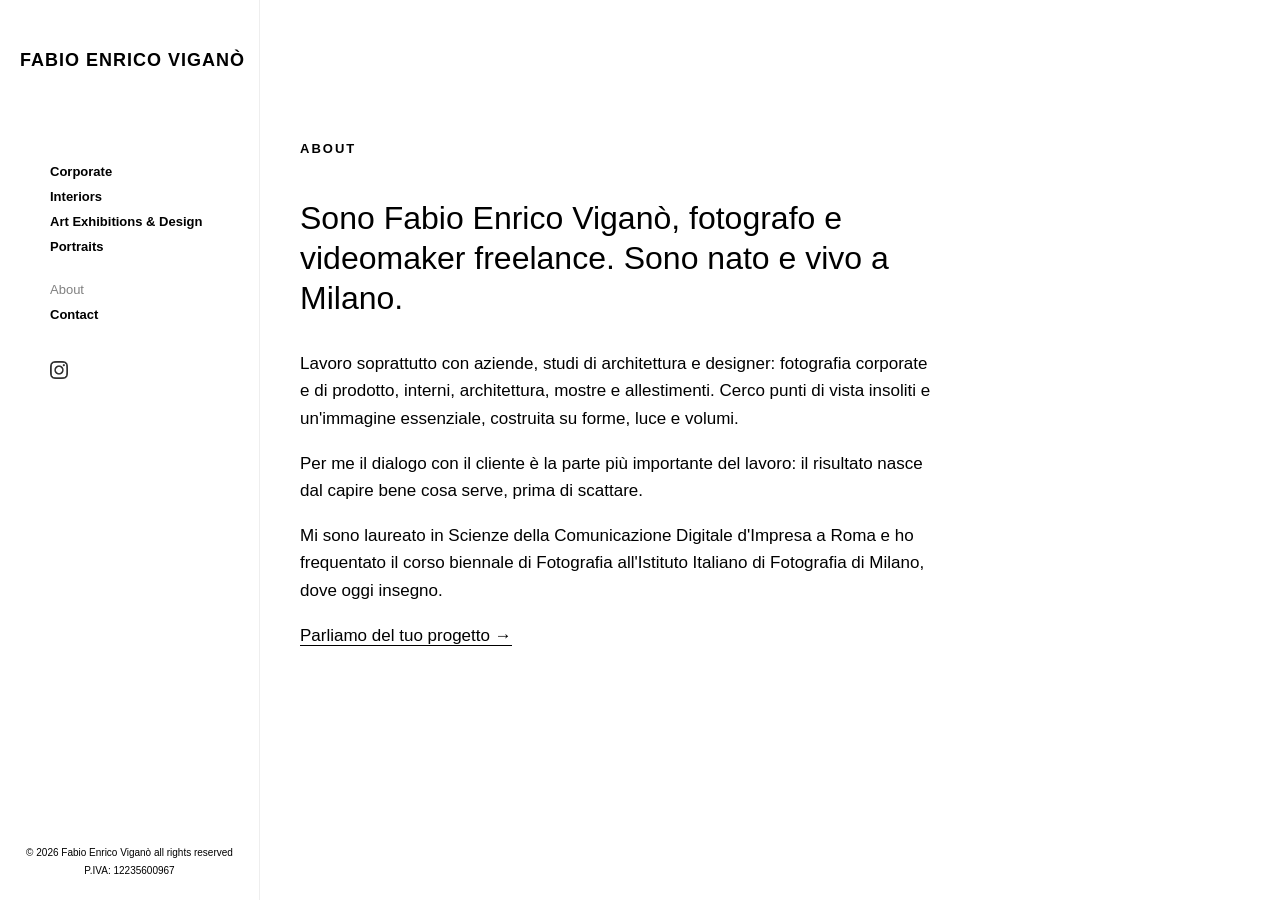
<file: about.html>
<!doctype html>
<html lang="it">
<head>
  <meta charset="utf-8">
  <meta name="viewport" content="width=device-width, initial-scale=1">
  <title>About — Fabio Enrico Viganò</title>
  <!-- noindex: togliere al lancio ufficiale -->
  <meta name="robots" content="noindex">
  <meta name="description" content="Fabio Enrico Viganò, fotografo a Milano: fotografia corporate, di interni e architettura, mostre e design.">
  <meta property="og:type" content="website">
  <meta property="og:title" content="About — Fabio Enrico Viganò">
  <meta property="og:description" content="Fabio Enrico Viganò, fotografo a Milano: fotografia corporate, di interni e architettura, mostre e design.">
  <meta property="og:image" content="https://fabiovig.it/video/hero-poster.jpg">
  <link rel="stylesheet" href="css/style.css">
  <script defer src="js/main.js"></script>
</head>
<body>
  <header class="header">
    <a class="logo" href="index.html">FABIO ENRICO VIGANÒ</a>
    <button class="hamburger" aria-label="Apri menu" aria-expanded="false"><span></span></button>
    <nav class="mobile-side-nav">
      <a href="corporate.html">Corporate</a>
      <a href="interiors.html">Interiors</a>
      <a href="art-exhibitions-design.html">Art Exhibitions &amp; Design</a>
      <a href="portraits.html">Portraits</a>
      <a href="about.html">About</a>
      <a href="contact.html">Contact</a>
    </nav>
  </header>

  <aside class="side-nav">
    <div class="side-inner">
      <a class="side-logo" href="index.html">FABIO ENRICO VIGANÒ</a>
      <nav class="side-links">
        <a href="corporate.html">Corporate</a>
        <a href="interiors.html">Interiors</a>
        <a href="art-exhibitions-design.html">Art Exhibitions &amp; Design</a>
        <a href="portraits.html">Portraits</a>
        <a href="about.html">About</a>
        <a href="contact.html">Contact</a>
      </nav>
      <div class="side-footer">
        <span class="line1">© <span id="copy-year"></span> <span class="site-legal-name">Fabio Enrico Viganò</span> all rights reserved</span>
        <span class="line2">P.IVA: 12235600967</span>
      </div>
    </div>
  </aside>

  <main class="content page-text">
    <article class="text-block">
      <h1>About</h1>
      <!-- Bozza ricavata dal sito attuale: correggila liberamente -->
      <p class="lead">Sono Fabio Enrico Viganò, fotografo e videomaker freelance. Sono nato e vivo a Milano.</p>
      <p>Lavoro soprattutto con aziende, studi di architettura e designer: fotografia corporate e di prodotto, interni, architettura, mostre e allestimenti. Cerco punti di vista insoliti e un'immagine essenziale, costruita su forme, luce e volumi.</p>
      <p>Per me il dialogo con il cliente è la parte più importante del lavoro: il risultato nasce dal capire bene cosa serve, prima di scattare.</p>
      <p>Mi sono laureato in Scienze della Comunicazione Digitale d'Impresa a Roma e ho frequentato il corso biennale di Fotografia all'Istituto Italiano di Fotografia di Milano, dove oggi insegno.</p>
      <p><a class="text-link" href="contact.html">Parliamo del tuo progetto →</a></p>
    </article>
  </main>
</body>
</html>
</file>
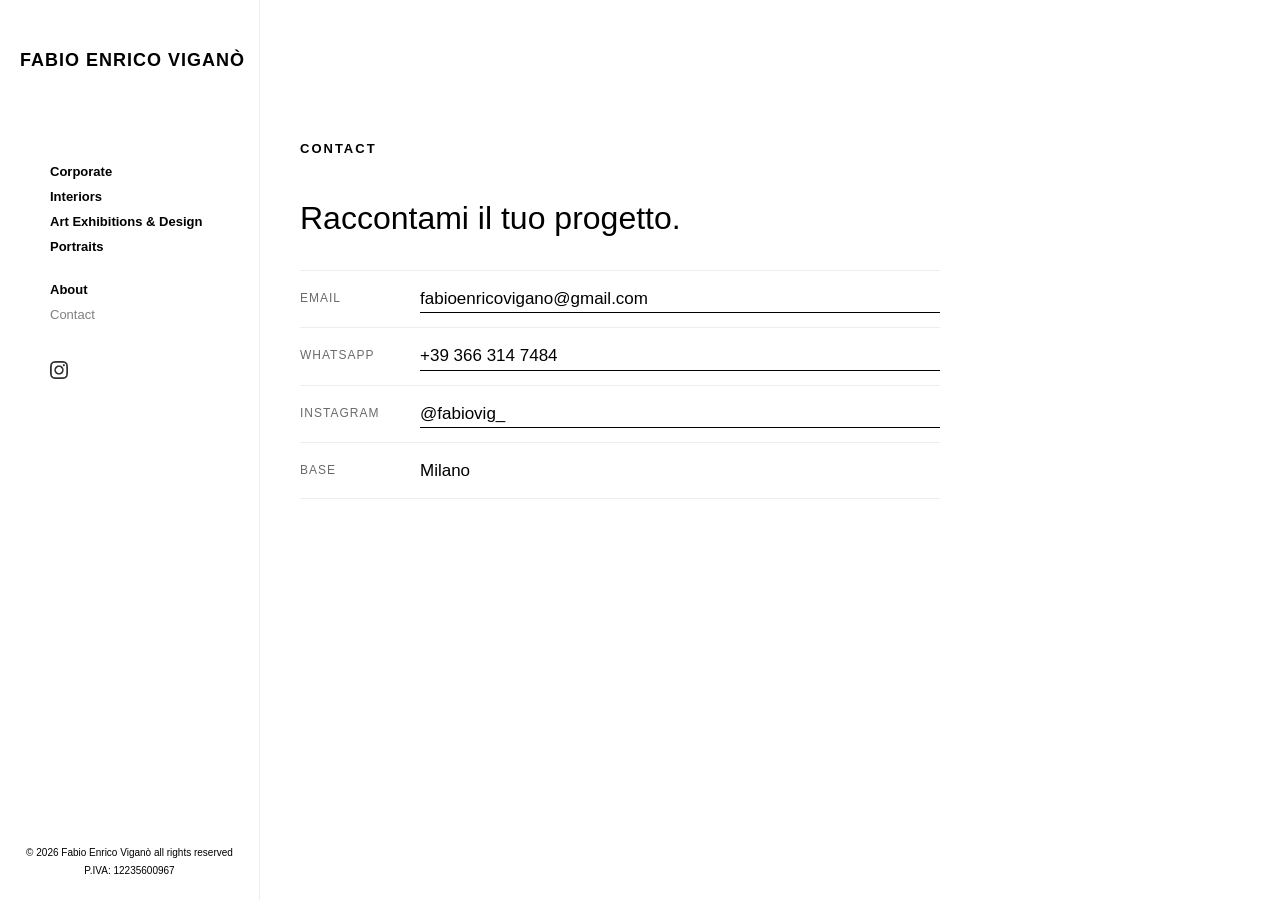
<file: contact.html>
<!doctype html>
<html lang="it">
<head>
  <meta charset="utf-8">
  <meta name="viewport" content="width=device-width, initial-scale=1">
  <title>Contact — Fabio Enrico Viganò</title>
  <!-- noindex: togliere al lancio ufficiale -->
  <meta name="robots" content="noindex">
  <meta name="description" content="Fabio Enrico Viganò, fotografo a Milano: fotografia corporate, di interni e architettura, mostre e design.">
  <meta property="og:type" content="website">
  <meta property="og:title" content="Contact — Fabio Enrico Viganò">
  <meta property="og:description" content="Fabio Enrico Viganò, fotografo a Milano: fotografia corporate, di interni e architettura, mostre e design.">
  <meta property="og:image" content="https://fabiovig.it/video/hero-poster.jpg">
  <link rel="stylesheet" href="css/style.css">
  <script defer src="js/main.js"></script>
</head>
<body>
  <header class="header">
    <a class="logo" href="index.html">FABIO ENRICO VIGANÒ</a>
    <button class="hamburger" aria-label="Apri menu" aria-expanded="false"><span></span></button>
    <nav class="mobile-side-nav">
      <a href="corporate.html">Corporate</a>
      <a href="interiors.html">Interiors</a>
      <a href="art-exhibitions-design.html">Art Exhibitions &amp; Design</a>
      <a href="portraits.html">Portraits</a>
      <a href="about.html">About</a>
      <a href="contact.html">Contact</a>
    </nav>
  </header>

  <aside class="side-nav">
    <div class="side-inner">
      <a class="side-logo" href="index.html">FABIO ENRICO VIGANÒ</a>
      <nav class="side-links">
        <a href="corporate.html">Corporate</a>
        <a href="interiors.html">Interiors</a>
        <a href="art-exhibitions-design.html">Art Exhibitions &amp; Design</a>
        <a href="portraits.html">Portraits</a>
        <a href="about.html">About</a>
        <a href="contact.html">Contact</a>
      </nav>
      <div class="side-footer">
        <span class="line1">© <span id="copy-year"></span> <span class="site-legal-name">Fabio Enrico Viganò</span> all rights reserved</span>
        <span class="line2">P.IVA: 12235600967</span>
      </div>
    </div>
  </aside>

  <main class="content page-text">
    <article class="text-block">
      <h1>Contact</h1>
      <p class="lead">Raccontami il tuo progetto.</p>
      <ul class="contact-list">
        <li><span>Email</span><a href="mailto:fabioenricovigano@gmail.com">fabioenricovigano@gmail.com</a></li>
        <li><span>WhatsApp</span><a href="https://wa.me/393663147484" target="_blank" rel="noopener">+39 366 314 7484</a></li>
        <li><span>Instagram</span><a href="https://www.instagram.com/fabiovig_/" target="_blank" rel="noopener">@fabiovig_</a></li>
        <li><span>Base</span>Milano</li>
      </ul>
    </article>
  </main>
</body>
</html>
</file>
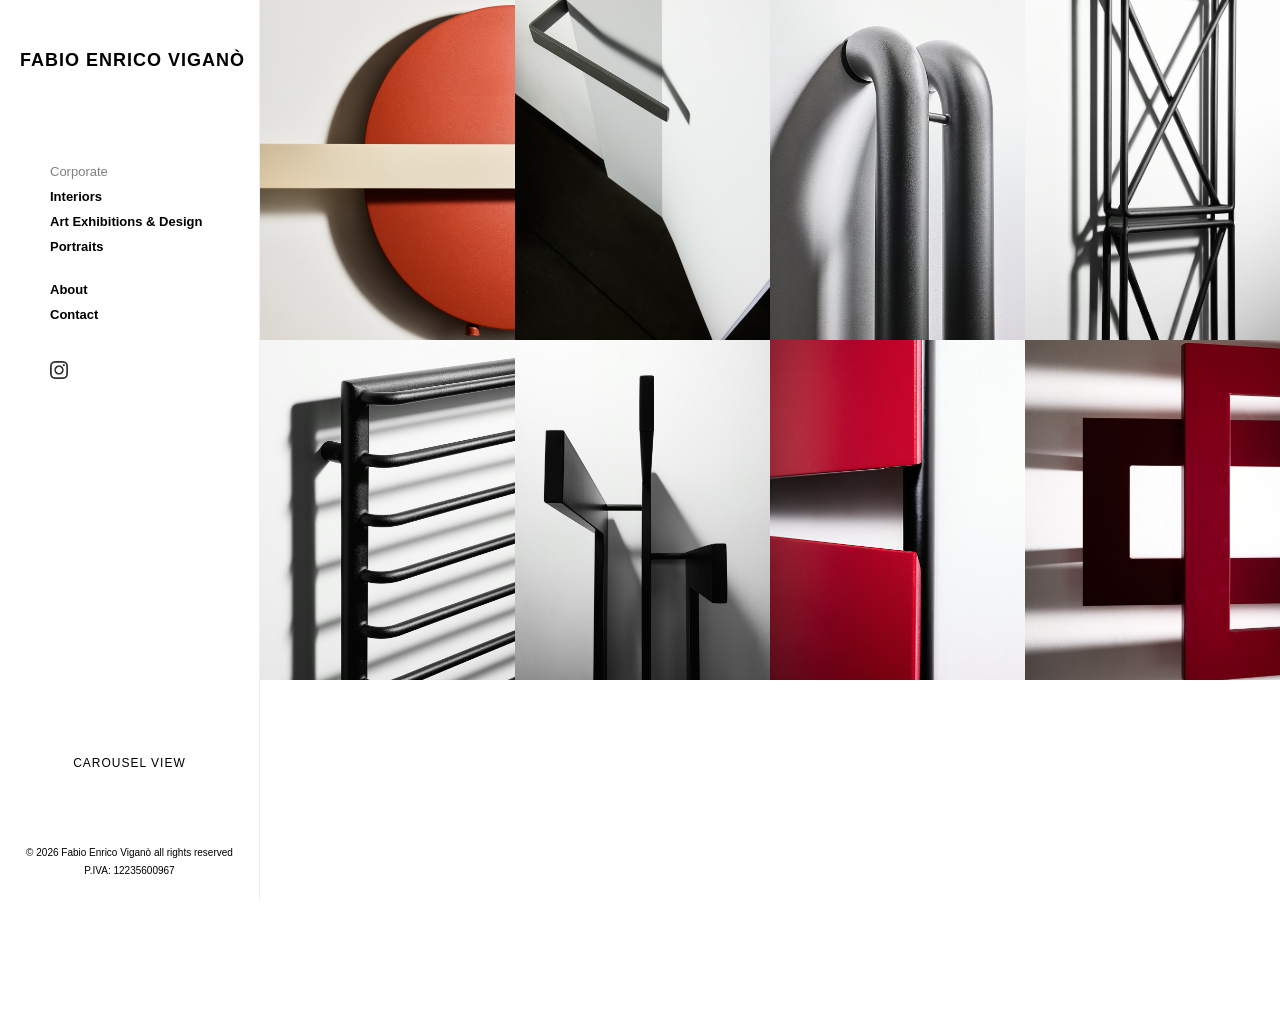
<file: corporate.html>
<!doctype html>
<html lang="it">
<head>
  <meta charset="utf-8">
  <meta name="viewport" content="width=device-width, initial-scale=1">
  <title>Corporate — Fabio Enrico Viganò</title>
  <!-- noindex: togliere al lancio ufficiale -->
  <meta name="robots" content="noindex">
  <meta name="description" content="Fabio Enrico Viganò, fotografo a Milano: fotografia corporate, di interni e architettura, mostre e design.">
  <meta property="og:type" content="website">
  <meta property="og:title" content="Corporate — Fabio Enrico Viganò">
  <meta property="og:description" content="Fabio Enrico Viganò, fotografo a Milano: fotografia corporate, di interni e architettura, mostre e design.">
  <meta property="og:image" content="https://fabiovig.it/video/hero-poster.jpg">
  <link rel="stylesheet" href="css/style.css">
  <script defer src="js/main.js"></script>
</head>
<body>
  <header class="header">
    <a class="logo" href="index.html">FABIO ENRICO VIGANÒ</a>
    <button class="hamburger" aria-label="Apri menu" aria-expanded="false"><span></span></button>
    <nav class="mobile-side-nav">
      <a href="corporate.html">Corporate</a>
      <a href="interiors.html">Interiors</a>
      <a href="art-exhibitions-design.html">Art Exhibitions &amp; Design</a>
      <a href="portraits.html">Portraits</a>
      <a href="about.html">About</a>
      <a href="contact.html">Contact</a>
    </nav>
  </header>

  <aside class="side-nav">
    <div class="side-inner">
      <a class="side-logo" href="index.html">FABIO ENRICO VIGANÒ</a>
      <nav class="side-links">
        <a href="corporate.html">Corporate</a>
        <a href="interiors.html">Interiors</a>
        <a href="art-exhibitions-design.html">Art Exhibitions &amp; Design</a>
        <a href="portraits.html">Portraits</a>
        <a href="about.html">About</a>
        <a href="contact.html">Contact</a>
      </nav>
      <button id="view-toggle" class="view-toggle" aria-pressed="false">Carousel view</button>
      <div class="side-footer">
        <span class="line1">© <span id="copy-year"></span> <span class="site-legal-name">Fabio Enrico Viganò</span> all rights reserved</span>
        <span class="line2">P.IVA: 12235600967</span>
      </div>
    </div>
  </aside>

  <main class="content">
    <section class="gallery landing-grid">
      <!-- Corporate: una riga per foto. Per un video: <a class="item"><video src="video/clip.mp4" poster="img/..." muted loop playsinline preload="metadata"></video></a> -->
      <a class="item"><img src="img/Corporate/250925_BREM_TERMOARREDO_035.avif" alt="" decoding="async"></a>
      <a class="item"><img src="img/Corporate/250925_BREM_TERMOARREDO_070.avif" alt="" decoding="async"></a>
      <a class="item"><img src="img/Corporate/250925_BREM_TERMOARREDO_100.avif" alt="" loading="lazy" decoding="async"></a>
      <a class="item"><img src="img/Corporate/250925_BREM_TERMOARREDO_121.avif" alt="" loading="lazy" decoding="async"></a>
      <a class="item"><img src="img/Corporate/250925_BREM_TERMOARREDO_123.avif" alt="" loading="lazy" decoding="async"></a>
      <a class="item"><img src="img/Corporate/250925_BREM_TERMOARREDO_144.avif" alt="" loading="lazy" decoding="async"></a>
      <a class="item"><img src="img/Corporate/250925_BREM_TERMOARREDO_179.avif" alt="" loading="lazy" decoding="async"></a>
      <a class="item"><img src="img/Corporate/250925_BREM_TERMOARREDO_193.avif" alt="" loading="lazy" decoding="async"></a>
      <a class="item"><img src="img/Corporate/250925_BREM_TERMOARREDO_210.avif" alt="" loading="lazy" decoding="async"></a>
      <a class="item"><img src="img/Corporate/250925_BREM_TERMOARREDO_238.avif" alt="" loading="lazy" decoding="async"></a>
    </section>
  </main>
</body>
</html>
</file>
<file: css/style.css>
* {
  margin: 0;
  padding: 0;
  box-sizing: border-box;
}

body {
  font-family: Helvetica, Arial, sans-serif;
  background: #fff;
  color: #000;
  line-height: 1.4;
}

/* HEADER */
.header {
  position: fixed;
  top: 0;
  width: 100%;
  padding: 25px 40px;
  display: flex;
  justify-content: space-between;
  background: white;
  z-index: 100;
}

/* Hamburger */
.hamburger {
  display: none;
  width: 38px;
  height: 30px;
  background: transparent;
  border: 0;
  padding: 6px;
  cursor: pointer;
}
.hamburger span,
.hamburger span::before,
.hamburger span::after {
  display: block;
  background: #000;
  height: 2px;
  width: 22px;
  border-radius: 2px;
  position: relative;
}
.hamburger span::before,
.hamburger span::after { content: ''; position: absolute; left: 0; }
.hamburger span::before { top: -7px; }
.hamburger span::after { top: 7px; }

/* mobile nav behavior */
@media (max-width: 900px) {
  .hamburger { display: block; }
  .header { padding: 18px 18px; }
  nav { display: none; position: absolute; top: 100%; left: 0; right:0; background:#fff; padding:12px 18px; box-shadow: 0 8px 24px rgba(0,0,0,.08); }
  .header.nav-open nav { display: block; }
  nav a { display:block; margin: 8px 0; }
  .nav-item { display:block; margin:0; }
  .nav-item .dropdown { position: static; box-shadow:none; border:none; padding:0; }
  /* nudge logo down slightly on mobile to better align with hamburger/dropdown */
  .logo { transform: translateY(8px); display: inline-block; }

  /* mobile menu mirrors desktop sidebar links */
  .header nav.mobile-side-nav { padding: 14px 18px 18px; }
  .header nav.mobile-side-nav a {
    display: block;
    margin: 0;
    padding: 8px 0;
    text-decoration: none;
    color: #000;
    font-weight: 700;
    font-size: 13px;
    line-height: 1;
  }
  .header nav.mobile-side-nav a + a { margin-top: 6px; }
  .header nav.mobile-side-nav .side-socials { display: none; }
}

.logo {
  text-decoration: none;
  color: black;
  font-weight: 600;
  letter-spacing: 2px;
  font-size: 13px;
}

nav a {
  margin-left: 30px;
  text-decoration: none;
  color: black;
  font-size: 13px;
  vertical-align: middle;
}

/* Dropdown for nav */
.nav-item { position: relative; display: inline-block; margin-left: 30px; vertical-align: middle; }
.nav-item .nav-link { text-decoration: none; color: #000; font-size:13px; }
.nav-item .dropdown {
  display: none;
  position: absolute;
  top: 100%;
  left: 0;
  background: #fff;
  border: 1px solid #eee;
  box-shadow: 0 6px 18px rgba(0,0,0,0.06);
  padding: 8px 0;
  min-width: 160px;
  z-index: 200;
  pointer-events: auto;
}
.nav-item .dropdown a {
  display: block;
  padding: 8px 16px;
  color: #000;
  text-decoration: none;
  font-size: 13px;
}
.nav-item .dropdown a:hover { background: #f5f5f5; }
.nav-item:hover .dropdown,
.nav-item:focus-within .dropdown,
.nav-item .dropdown:hover { display: block; }

/* hero nav dropdown positioning */
.hero-nav { margin-top: 18px; }
.hero-nav .nav-item { margin: 0 8px; }
.hero-nav .dropdown { left: 50%; transform: translateX(-50%); top: 100%; }

/* HERO: reduce space so content starts immediately under header */
.hero {
  height: auto;
  min-height: 0;
  display: block;
  padding: 0;
  margin: 0;
}

.side-cats { display: none; }

/* desktop fixed left side navigation (olafpix-like) */
.side-nav { display: none; }
@media (min-width: 1000px) {
  /* wider sidebar so the full name fits on one line */
  .side-nav { display: block; position: fixed; left: 0; top: 0; bottom: 0; width: 260px; background: #fff; border-right: 1px solid #eee; z-index: 120; }
  .side-nav .side-inner { display: flex; flex-direction: column; height: 100%; position: relative; }
  .side-nav .side-logo { display:block; padding: 48px 20px 18px; text-decoration: none; color: #000; font-weight: 700; letter-spacing: 1px; font-size: 18px; white-space: nowrap; }
  .side-nav .side-links { padding: 20px 20px; margin-top: 48px; }
  .side-nav .side-links a { display:block; text-decoration:none; color:#000; padding: 6px 0; font-weight:700; font-size:13px; line-height:1; transition: color .15s ease, opacity .15s ease; }
  .side-nav .side-links > a[href="about.html"] { margin-top: 18px; }
  .side-nav .side-links .side-socials {
    margin-top: 34px;
    display: flex;
    align-items: center;
    gap: 4px;
  }
  .side-nav .side-links .side-socials a {
    display: inline-flex;
    padding: 0;
    opacity: .9;
    line-height: 0;
  }
  .side-nav .side-links .side-socials img {
    width: 18px;
    height: 18px;
    display: block;
    opacity: .9;
  }
  .side-nav .side-links .side-socials a:hover img { opacity: 1; }
  .side-nav .side-links a.active,
  .side-nav .side-links a[aria-current="page"] {
    color: #6b6b6b;
    opacity: 0.85;
    font-weight: 400;
  }
  /* social icons removed per user request */
  /* hide top header on desktop (we use side-nav) */
  .header { display: none; }
  /* ensure page content starts to the right of the fixed sidebar */
  body { padding-left: 260px; }
  .content, main, .main-gallery, .gallery, .footer { margin-left: 0; }
  .content { max-width: none; }

  /* side-footer (copyright) positioned at bottom of sidebar */
  .side-footer { position: absolute; left: 24px; right: 24px; bottom: 24px; font-size: 10px; line-height:1.15; opacity: 1; text-align: center; color: #000; }
  .side-footer .line1 { display:block; white-space: nowrap; overflow: hidden; text-overflow: ellipsis; font-size:10px; }
  .side-footer .line2 { display:block; margin-top:6px; font-size:10px; }
}

  /* mobile version of desktop footer shown at page bottom */
  .mobile-page-footer { display: none; }
  @media (max-width: 1000px) {
    .mobile-page-footer {
      display: block;
      text-align: center;
      color: #000;
      font-size: 10px;
      line-height: 1.15;
      padding: 26px 18px 20px;
    }
    .mobile-page-footer .line1,
    .mobile-page-footer .line2 {
      display: block;
      font-size: 10px;
    }
    .mobile-page-footer .line1 {
      white-space: nowrap;
      overflow: hidden;
      text-overflow: ellipsis;
    }
    .mobile-page-footer .line2 {
      margin-top: 6px;
    }
  }

/* view toggle button */
.view-toggle {
  display: inline-block;
  position: absolute;
  left: 20px;
  right: 20px;
  bottom: 130px; /* moved higher */
  padding: 0;
  font-size: 12px;
  background: transparent;
  border: none;
  text-transform: uppercase;
  letter-spacing: 1px;
  font-weight: 400;
  cursor: pointer;
}

/* Carousel overlay (keeps sidebar visible) */
.carousel-overlay {
  position: fixed;
  left: 260px;
  top: 0;
  right: 0;
  bottom: 0;
  background: rgba(0,0,0,0.95);
  display: flex;
  align-items: center;
  justify-content: center;
  z-index: 10000;
}
.carousel-stage { position: relative; width: 100%; height: 100%; display:flex; align-items:center; justify-content:center; }
.carousel-stage img { max-width: 100%; max-height: 92vh; object-fit: contain; }
.carousel-nav {
  position: absolute; top: 0; bottom: 0; width: 50%;
}
.carousel-nav.left { left: 0; cursor: w-resize; }
.carousel-nav.right { right: 0; cursor: e-resize; }
.carousel-counter { position: absolute; top: 24px; right: 48px; color: #fff; font-size: 13px; opacity: .9; }
.carousel-close { position: absolute; top: 8px; left: 48px; color:#fff; font-size:18px; background:transparent; border:0; cursor:pointer; padding:12px; z-index:10001; }
.carousel-close::before { content: ''; display:block; position:absolute; left:0; top:0; right:0; bottom:0; }

/* tiny back-to-top button */
.back-to-top {
  position: fixed;
  right: 14px;
  bottom: 14px;
  width: 30px;
  height: 30px;
  border: 1px solid #000;
  background: #fff;
  color: #000;
  border-radius: 50%;
  font-size: 14px;
  line-height: 1;
  cursor: pointer;
  opacity: 0;
  transform: translateY(8px);
  pointer-events: none;
  transition: opacity .2s ease, transform .2s ease;
  z-index: 400;
}

.back-to-top.is-visible {
  opacity: 0.9;
  transform: translateY(0);
  pointer-events: auto;
}

.back-to-top:hover {
  opacity: 1;
}

@media (max-width: 1000px) {
  .carousel-overlay { left: 0; }
  body { padding-left: 0; }
}

/* Desktop-style landing: left category column + right gallery (like olafpix) */
@media (min-width: 900px) {
  .hero {
    display: flex;
    align-items: flex-start;
  }
  .side-cats { width: 220px; padding: 80px 20px 40px 80px; }
  .side-cats a { display: block; text-decoration: none; color: #000; font-weight: 600; letter-spacing: 2px; margin: 18px 0; font-size: 14px; }
  .main-gallery { flex: 1; }
}

.hero h1 {
  font-weight: 300;
  font-size: 28px;
  margin: 0;
}

/* Centered landing styles */
.hero-center { padding-top: 0; height: 75vh; }
.hero-name {
  font-weight: 700;
  letter-spacing: 3px;
  font-size: 48px;
}
.hero-nav { margin-top: 18px; }
.hero-nav a {
  margin: 0 18px;
  text-decoration: none;
  color: #000;
  font-size: 14px;
  opacity: 0.9;
}
.hero-nav a:hover { opacity: 1; }

/* GALLERY */
.gallery {
  padding: 0;
  display: grid;
  grid-template-columns: repeat(3, 1fr);
  gap: 0;
  line-height: 0;
}

/* Packed grid (gallery) for grouping by orientation */
.gallery.grid-pack {
  grid-auto-rows: 8px; /* base row height for span calculations */
  align-items: start;
}

.gallery.grid-pack .item { display: block; }
.gallery-footer { display:none; }

.item {
  position: relative;
  overflow: hidden;
  line-height: 0;
}

.item.has-caption::after {
  content: '';
  position: absolute;
  left: 0;
  right: 0;
  bottom: 0;
  height: 42%;
  background: linear-gradient(to top, rgba(0,0,0,.006) 0%, rgba(0,0,0,.002) 42%, rgba(0,0,0,0) 100%);
  pointer-events: none;
  z-index: 1;
  opacity: 0;
  transition: opacity .18s ease;
}

.item-caption {
  position: absolute;
  left: 10px;
  right: 10px;
  bottom: 9px;
  color: #fff;
  font-size: 18px;
  line-height: 1.15;
  letter-spacing: 0.4px;
  font-weight: 500;
  text-shadow: 0 1px 2px rgba(0,0,0,.35);
  pointer-events: none;
  z-index: 2;
  opacity: 0;
  transform: translateY(4px);
  transition: opacity .18s ease, transform .18s ease;
}

.item:hover.has-caption::after,
.item:focus-within.has-caption::after {
  opacity: 1;
}

.item:hover .item-caption,
.item:focus-within .item-caption {
  opacity: 1;
  transform: translateY(0);
}

@media (hover: none) {
  .item.has-caption::after,
  .item-caption {
    opacity: 1;
    transform: none;
  }

  .item.has-caption::after {
    background: linear-gradient(to top, rgba(0,0,0,.006) 0%, rgba(0,0,0,.002) 42%, rgba(0,0,0,0) 100%);
  }
}

/* Reset image container padding so images fill their grid cells */
.item, .project { background: transparent; box-sizing: border-box; padding: 0; }
.item img, .project img { display: block; width: 100%; height: auto; }

.item img {
  width: 100%;
  display: block;
  transition: transform .4s ease, opacity .3s ease;
}

.item:hover img {
  transform: scale(1.03);
  opacity: 0.9;
}

/* FOOTER */
.footer {
  text-align: center;
  padding: 60px 20px;
  font-size: 12px;
  opacity: .6;
}

/* RESPONSIVE */
@media (max-width: 900px) {
  .gallery {
    grid-template-columns: repeat(2, 1fr);
  }
}

@media (max-width: 600px) {
  .gallery {
    grid-template-columns: 1fr;
  }
}

/* Desktop / large screens: grid that fills available right-side space */
@media (min-width: 900px) {
  .gallery {
    grid-template-columns: repeat(3, 1fr);
    gap: 0;
    padding: 0;
    align-items: start;
  }
  .gallery .item { align-self: stretch; }
  .gallery .item img { width: 100%; height: auto; object-fit: unset; display:block; }
  /* Work page grids: keep separate projects grid behavior but allow bigger thumbnails */
  .projects-grid { grid-template-columns: repeat(3, 1fr); gap: 0; }
  .projects, .projects-grid { padding-left: 0; padding-right: 0; }
}

/* Desktop: show 3-column thumbnail grid to the right of the sidebar (>=1000px) */
@media (min-width: 1000px) {
  .gallery {
    grid-template-columns: repeat(3, 1fr);
    gap: 0;
    padding: 0;
    align-items: start;
  }

  .gallery .item img {
    width: 100%;
    height: auto;
    object-fit: unset;
    display: block;
  }

  /* make sure main content is spaced from top and bottom when sidebar is present */
  .content { padding-top: 0; padding-bottom: 0; }
}

/* Mobile: show dropdown on toggle (JS adds .open) */
@media (max-width: 900px) {
  .nav-item .dropdown { position: static; transform: none; box-shadow: none; border: none; padding: 0; display: none; }
  .nav-item.open .dropdown { display: block; }
  .nav-item .dropdown a { padding: 12px 0; border-top: 1px solid #eee; }
}

/* Work page */
.work-cats {
  display: flex;
  gap: 12px;
  padding: 0;
  flex-wrap: wrap;
}
.work-links { display:flex; gap:18px; align-items:center; }
.work-links a { text-decoration:none; color:#000; font-size:14px; }

.category { padding: 0; }
.category h2 { font-size:18px; margin-bottom:0; font-weight:600; }
.projects-grid { display:grid; grid-template-columns: repeat(3,1fr); gap:0; }
.projects-grid img { width:100%; display:block; }
.projects {
  padding: 0;
  display: grid;
  grid-template-columns: repeat(3, 1fr);
  gap: 0;
}
.project img { width: 100%; display:block; }

@media (max-width: 900px) {
  .projects { grid-template-columns: repeat(2, 1fr); }
}

@media (max-width: 600px) {
  .projects { grid-template-columns: 1fr; }
}

/* Ensure work grids show one image per row on small phones */
@media (max-width: 480px) {
  .projects-grid { grid-template-columns: 1fr !important; }
  .projects-grid img, .project img, .item img { width: 100%; height: auto; display:block; }
  /* Remove per-item padding on very small screens so images align flush in the grid */
  .gallery { padding: 0; gap: 0; }
  .gallery .item { padding: 0; }
  .projects, .projects-grid { gap: 0; padding: 0; }
  .projects .project { padding: 0; }
  /* Keep container margins zero */
  .item, .project { margin: 0; }
}

/* Force simple CSS columns masonry when .masonry is active.
   This overrides grid-based gallery rules to avoid JS packing. */
@media (min-width: 900px) {
  .gallery.masonry {
    display: block !important;
    column-count: 3;
    column-gap: 0;
    padding: 0;
    line-height: 0;
  }
  .gallery.masonry .item {
    display: block;
    width: 100%;
    margin: 0;
    break-inside: avoid;
  }
  .gallery.masonry .item img {
    width: 100%;
    height: auto;
    object-fit: unset;
    display: block;
  }
}

/* Landing page: Brahmino-like fixed tiles with horizontal 2x items */
.gallery.landing-grid {
  display: grid !important;
  grid-auto-flow: dense;
  gap: 0;
  line-height: 0;
}

.gallery.landing-grid .item {
  position: relative;
  grid-column: span 1;
  overflow: hidden;
  aspect-ratio: 3 / 4;
}

.gallery.landing-grid .item img,
.gallery.landing-grid .item video {
  width: 100%;
  height: 100%;
  object-fit: cover;
  display: block;
}

.gallery.landing-grid .item.tile-wide {
  grid-column: span 2;
  aspect-ratio: 3 / 2;
}

@media (min-width: 1000px) {
  .gallery.landing-grid {
    grid-template-columns: repeat(4, minmax(0, 1fr));
    padding-left: 0;
    padding-right: 0;
  }
}

@media (max-width: 999px) and (min-width: 601px) {
  .gallery.landing-grid {
    grid-template-columns: repeat(2, minmax(0, 1fr));
    padding-left: 0;
    padding-right: 0;
  }

  .gallery.landing-grid .item.tile-wide {
    grid-column: span 2;
    aspect-ratio: 3 / 2;
  }
}

@media (max-width: 600px) {
  .gallery.landing-grid {
    grid-template-columns: 1fr;
    padding-left: 0;
    padding-right: 0;
  }

  .gallery.landing-grid .item.tile-wide {
    grid-column: span 1;
    aspect-ratio: 3 / 4;
  }
}

/* ============================================================
   2026 update: nav breakpoint, hero video, text pages, motion
   ============================================================ */

/* mobile header: same links as the sidebar, hamburger up to 999px */
@media (max-width: 999px) {
  .hamburger { display: block; }
  .header { padding: 18px 18px; align-items: center; }
  .header nav { display: none; position: absolute; top: 100%; left: 0; right: 0; background: #fff; padding: 14px 18px 18px; box-shadow: 0 8px 24px rgba(0,0,0,.08); }
  .header.nav-open nav { display: block; }
  .header nav a { display: block; margin: 0; padding: 8px 0; font-weight: 700; font-size: 13px; line-height: 1; }
  .header nav a + a { margin-top: 6px; }
  .header nav a.active { color: #6b6b6b; font-weight: 400; }
  .logo { transform: none; }
  body { padding-top: 66px; }
}

/* hamburger -> X when open */
.hamburger span, .hamburger span::before, .hamburger span::after { transition: transform .25s ease, background-color .25s ease; }
.header.nav-open .hamburger span { background: transparent; }
.header.nav-open .hamburger span::before { transform: translateY(7px) rotate(45deg); }
.header.nav-open .hamburger span::after { transform: translateY(-7px) rotate(-45deg); }

/* HERO VIDEO (home) */
.hero-video {
  position: relative;
  height: 100vh;
  height: 100svh;
  overflow: hidden;
  background: #111;
  line-height: 1.2;
}
.hero-video .hero-media {
  position: absolute;
  inset: 0;
  width: 100%;
  height: 100%;
  object-fit: cover;
  display: block;
}
.hero-video::after {
  content: '';
  position: absolute;
  inset: 0;
  background: linear-gradient(to top, rgba(0,0,0,.45) 0%, rgba(0,0,0,0) 45%);
  pointer-events: none;
}
.hero-overlay {
  position: absolute;
  left: 40px;
  bottom: 40px;
  right: 40px;
  color: #fff;
  z-index: 1;
}
.hero-kicker {
  font-size: 12px;
  letter-spacing: 2px;
  text-transform: uppercase;
  opacity: .85;
  margin-bottom: 10px;
}
.hero-title {
  font-size: clamp(26px, 4vw, 56px);
  font-weight: 700;
  letter-spacing: -0.5px;
  line-height: 1.05;
}
.hero-scroll {
  position: absolute;
  right: 40px;
  bottom: 40px;
  z-index: 1;
  color: #fff;
  font-size: 12px;
  letter-spacing: 2px;
  text-transform: uppercase;
  text-decoration: none;
  animation: hero-bob 2.4s ease-in-out infinite;
}
@keyframes hero-bob { 0%,100% { transform: translateY(0); } 50% { transform: translateY(6px); } }
.hero-overlay > * { animation: hero-in 1.1s cubic-bezier(.2,.7,.2,1) both; }
.hero-overlay > *:nth-child(2) { animation-delay: .15s; }
@keyframes hero-in { from { opacity: 0; transform: translateY(24px); } to { opacity: 1; transform: none; } }

@media (max-width: 999px) {
  .hero-video { height: calc(100svh - 66px); }
  .hero-overlay { left: 18px; right: 18px; bottom: 24px; }
  .hero-scroll { display: none; }
}

/* TEXT PAGES (about, contact) */
.page-text { padding: 140px 40px 80px; }
.text-block { max-width: 640px; }
.text-block h1 { font-size: 13px; font-weight: 700; letter-spacing: 2px; text-transform: uppercase; margin-bottom: 40px; }
.text-block p { font-size: 17px; line-height: 1.6; margin-bottom: 18px; }
.text-block .lead { font-size: clamp(22px, 2.6vw, 32px); line-height: 1.25; font-weight: 500; margin-bottom: 32px; }
.text-link, .contact-list a { color: #000; text-decoration: none; border-bottom: 1px solid currentColor; }
.text-link:hover, .contact-list a:hover { opacity: .6; }
.contact-list { list-style: none; font-size: 17px; line-height: 1.6; }
.contact-list li { display: grid; grid-template-columns: 120px 1fr; padding: 14px 0; border-top: 1px solid #eee; }
.contact-list li:last-child { border-bottom: 1px solid #eee; }
.contact-list span { font-size: 12px; letter-spacing: 1px; text-transform: uppercase; color: #6b6b6b; padding-top: 4px; }
@media (max-width: 999px) {
  .page-text { padding: 48px 18px 60px; }
  .contact-list li { grid-template-columns: 1fr; gap: 2px; }
}

/* carousel media can be an image or a video */
.carousel-media { display: flex; align-items: center; justify-content: center; width: 100%; height: 100%; }
.carousel-media img, .carousel-media video { max-width: 100%; max-height: 92vh; object-fit: contain; animation: carousel-in .35s ease both; }
.carousel-media video { position: relative; z-index: 2; }
@keyframes carousel-in { from { opacity: 0; transform: scale(.985); } to { opacity: 1; transform: none; } }

/* scroll reveal (only when JS is active and motion is allowed) */
.js-reveal .gallery .item,
.js-reveal .text-block > * {
  opacity: 0;
  transform: translateY(28px);
  transition: opacity .8s cubic-bezier(.2,.7,.2,1) var(--reveal-delay, 0ms),
              transform .8s cubic-bezier(.2,.7,.2,1) var(--reveal-delay, 0ms);
}
.js-reveal .gallery .item.is-in,
.js-reveal .text-block > *.is-in {
  opacity: 1;
  transform: none;
}

/* hover: slow zoom on tiles, video tiles fill like images */
.gallery .item { cursor: zoom-in; }
.gallery .item img, .gallery .item video { transition: transform 1.2s cubic-bezier(.2,.7,.2,1), opacity .3s ease; }
.gallery .item:hover img, .gallery .item:hover video { transform: scale(1.05); opacity: 1; }
.gallery .item video { width: 100%; height: 100%; object-fit: cover; display: block; }

/* smooth cross-fade between pages (Chrome, Edge, Safari 18+; others just navigate) */
@view-transition { navigation: auto; }
::view-transition-old(root), ::view-transition-new(root) { animation-duration: .45s; }

@media (prefers-reduced-motion: reduce) {
  *, *::before, *::after { animation: none !important; transition: none !important; }
}
</file>
